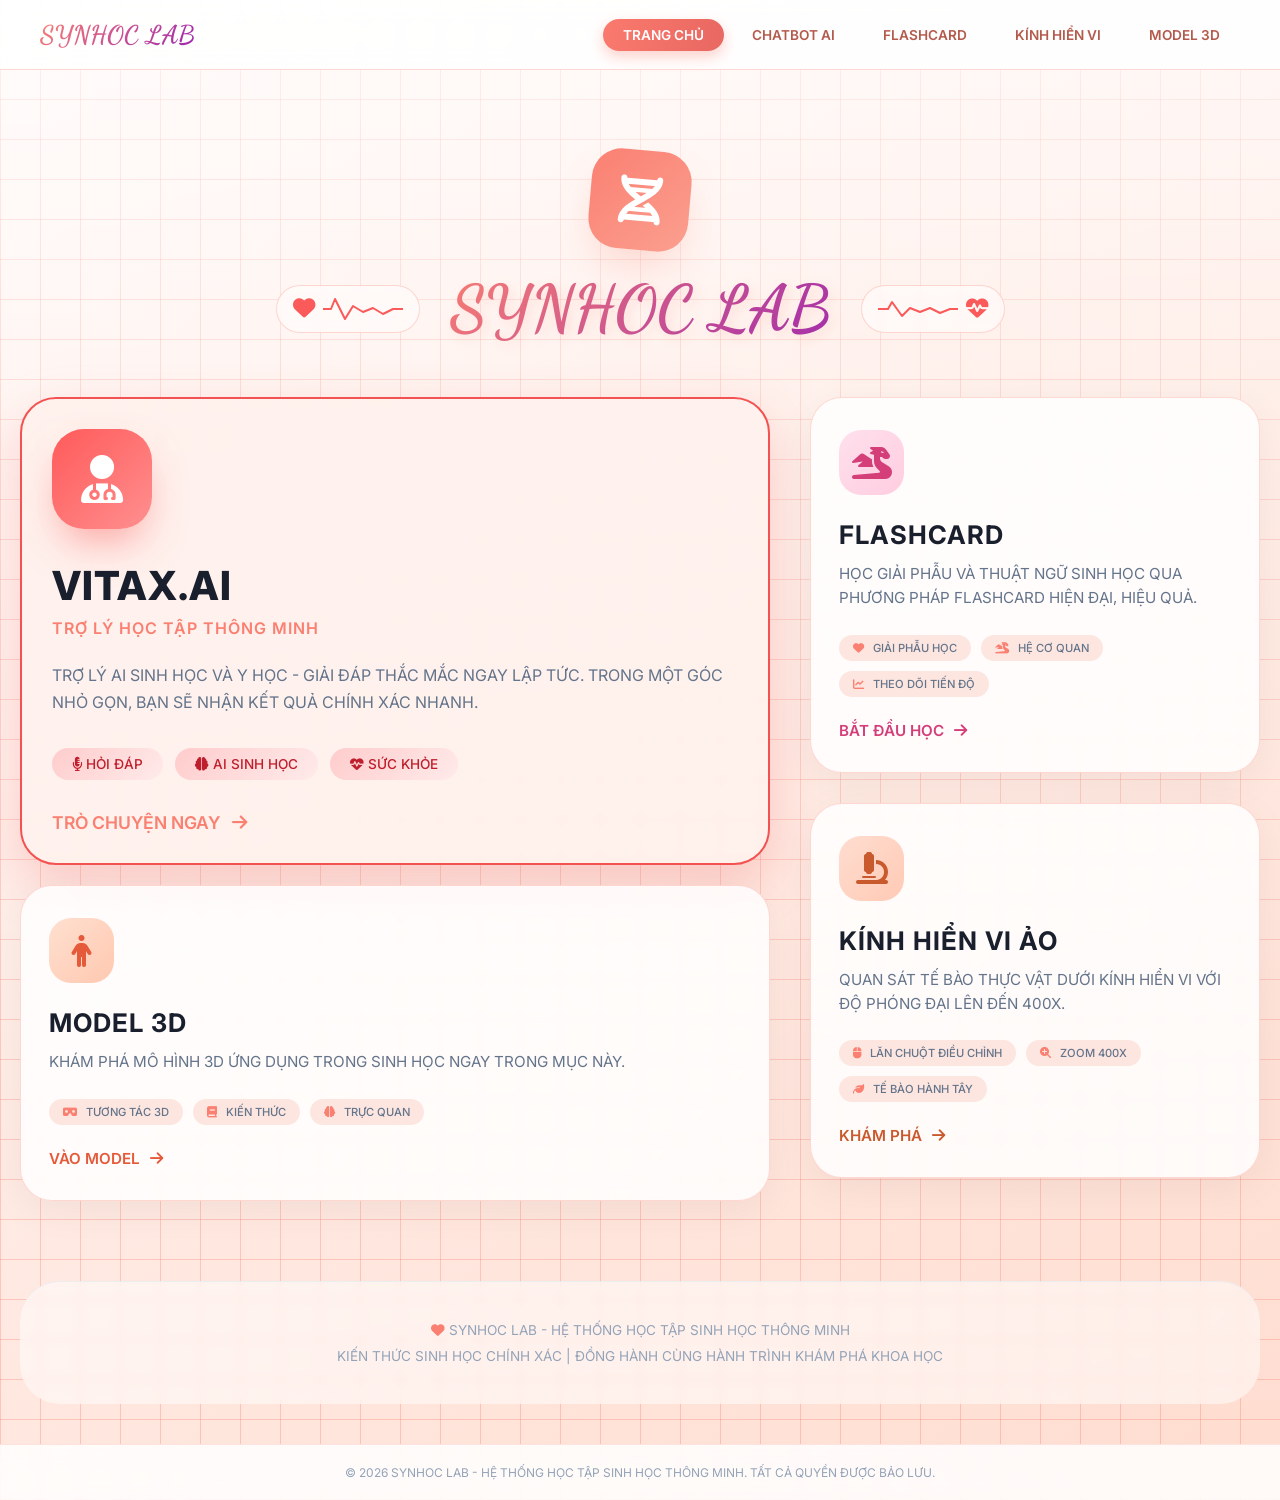
<file: index.html>
<!DOCTYPE html>
<html lang="vi">
<head>
    <meta charset="UTF-8">
    <meta name="viewport" content="width=device-width, initial-scale=1.0, user-scalable=yes">
    <title>SYNHOC LAB - HỆ THỐNG HỌC TẬP SINH HỌC THÔNG MINH</title>
    <link rel="stylesheet" href="https://cdnjs.cloudflare.com/ajax/libs/font-awesome/6.5.1/css/all.min.css">
    <link href="https://fonts.googleapis.com/css2?family=Inter:wght@300;400;500;600;700;800&display=swap" rel="stylesheet">
    <link href="https://fonts.googleapis.com/css2?family=Dancing+Script:wght@400;500;600;700&display=swap" rel="stylesheet">
    <link href="https://fonts.googleapis.com/css2?family=Playfair+Display:ital,wght@0,400;0,500;0,600;0,700;1,400;1,500&display=swap" rel="stylesheet">
    <style>
        * {
            margin: 0;
            padding: 0;
            box-sizing: border-box;
        }

        body {
            font-family: 'Inter', sans-serif;
            background: 
                linear-gradient(180deg, 
                    rgba(255, 255, 255, 0.7) 0%, 
                    rgba(255, 255, 255, 0.3) 30%,
                    rgba(255, 255, 255, 0.05) 70%,
                    transparent 100%),
                repeating-linear-gradient(90deg, 
                    rgba(250, 128, 114, 0.35) 0px, 
                    rgba(250, 128, 114, 0.35) 1px,
                    transparent 1px,
                    transparent 40px),
                repeating-linear-gradient(0deg, 
                    rgba(250, 128, 114, 0.35) 0px, 
                    rgba(250, 128, 114, 0.35) 1px,
                    transparent 1px,
                    transparent 40px),
                linear-gradient(135deg, #FFF5F2 0%, #FFE8E0 50%, #FFDDD0 100%);
            min-height: 100vh;
            color: #1A1F2E;
        }

        .container {
            max-width: 1400px;
            margin: 0 auto;
            padding: 40px 20px;
            min-height: calc(100vh - 140px);
            display: flex;
            flex-direction: column;
            position: relative;
            z-index: 2;
        }

        /* HEADER MỚI: KẾT HỢP ĐIỆN TIM ĐỒ VỚI CHỮ Ở GIỮA */
        .header {
            text-align: center;
            padding: 40px 20px 50px;
            position: relative;
        }

        .logo {
            width: 100px;
            height: 100px;
            background: linear-gradient(135deg, #FA8072, #FB9F8F);
            border-radius: 30px;
            display: flex;
            align-items: center;
            justify-content: center;
            margin: 0 auto 20px;
            font-size: 48px;
            color: white;
            transform: rotate(5deg);
            box-shadow: 0 20px 40px -10px rgba(250, 128, 114, 0.3);
            position: relative;
            z-index: 3;
        }

        /* Hàng ngang chứa ECG trái, chữ, ECG phải */
        .title-ecg-row {
            display: flex;
            align-items: center;
            justify-content: center;
            gap: 20px;
            flex-wrap: wrap;
            margin-top: 10px;
        }

        .ecg-side {
            display: flex;
            align-items: center;
            gap: 8px;
            background: rgba(255, 255, 255, 0.5);
            backdrop-filter: blur(4px);
            padding: 8px 16px;
            border-radius: 60px;
            border: 1px solid rgba(250, 128, 114, 0.3);
        }

        .ecg-side i {
            font-size: 1.4rem;
            color: #FA5A5A;
        }

        .ecg-path-small {
            width: 80px;
            height: 30px;
        }

        .ecg-path-small svg {
            width: 100%;
            height: 100%;
        }

        .ecg-path-small svg polyline {
            stroke: #FA5A5A;
            stroke-width: 2;
            fill: none;
            stroke-linecap: round;
            stroke-linejoin: round;
            animation: ecgPulse 1.2s ease infinite;
        }

        @keyframes ecgPulse {
            0%, 100% { stroke-dashoffset: 0; opacity: 0.8; }
            50% { stroke-dashoffset: 4; opacity: 1; }
        }

        .main-title {
            font-family: 'Dancing Script', cursive;
            font-size: 4rem;
            font-weight: 800;
            background: linear-gradient(135deg, #FA8072, #9C27B0);
            -webkit-background-clip: text;
            background-clip: text;
            color: transparent;
            text-shadow: 4px 4px 12px rgba(250, 128, 114, 0.2);
            animation: fadeInUp 0.9s ease-out;
            margin: 0;
            padding: 0 10px;
        }

        /* Trái tim nhỏ nhấp nháy giữa các ECG */
        .heart-beat-icon {
            font-size: 1.6rem;
            color: #FA5A5A;
            animation: heartbeat 1.2s ease infinite;
        }

        @keyframes heartbeat {
            0%, 100% { transform: scale(1); }
            50% { transform: scale(1.2); }
        }

        @media (max-width: 768px) {
            .main-title { font-size: 2.8rem; }
            .ecg-side { padding: 4px 12px; }
            .ecg-path-small { width: 60px; height: 24px; }
            .heart-beat-icon { font-size: 1.2rem; }
            .title-ecg-row { gap: 12px; }
        }

        @media (max-width: 580px) {
            .ecg-side { display: none; } /* Ẩn ECG trên mobile quá nhỏ, chỉ giữ chữ */
            .main-title { font-size: 2.5rem; }
        }

        /* Các phần còn lại giữ nguyên */
        .two-column-layout {
            display: flex;
            gap: 40px;
            margin-bottom: 60px;
            align-items: stretch;
        }

        .left-col {
            flex: 1.5;
            display: flex;
            flex-direction: column;
            gap: 20px;
            min-width: 52%;
        }

        .card-ai {
            flex: 1 1 auto;
            background: rgba(255, 241, 237, 0.92);
            backdrop-filter: blur(4px);
            border-radius: 36px;
            padding: 30px 30px;
            transition: transform 0.3s ease, box-shadow 0.3s ease, border-color 0.3s ease;
            cursor: pointer;
            position: relative;
            overflow: hidden;
            box-shadow: 0 20px 50px rgba(234, 90, 90, 0.25);
            border: 2px solid #F35252;
        }
        .card-ai:hover {
            transform: translateY(-6px) scale(1.01);
            box-shadow: 0 26px 55px rgba(255, 99, 71, 0.35);
            border-color: #dc2626;
        }
        .card-ai-icon {
            width: 100px;
            height: 100px;
            background: linear-gradient(135deg, #ff5a5a, #ff8f8f);
            border-radius: 32px;
            display: flex;
            align-items: center;
            justify-content: center;
            margin-bottom: 32px;
            font-size: 48px;
            color: white;
            box-shadow: 0 20px 40px -10px rgba(250, 80, 80, 0.5);
        }
        .card-ai h2 {
            font-size: 2.5rem;
            font-weight: 800;
            margin-bottom: 8px;
            color: #1A1F2E;
            text-transform: uppercase;
            letter-spacing: 1px;
        }
        .card-ai .ai-subtitle {
            color: #FA8072;
            font-size: 1rem;
            margin-bottom: 24px;
            letter-spacing: 1px;
            font-weight: 600;
            text-transform: uppercase;
        }
        .card-ai p {
            color: #64748B;
            line-height: 1.7;
            margin-bottom: 32px;
            font-size: 1rem;
        }
        .feature-badges-ai {
            display: flex;
            gap: 12px;
            flex-wrap: wrap;
            margin-bottom: 32px;
        }
        .badge-ai {
            background: linear-gradient(135deg, #ffcccc, #ffeaea);
            border-radius: 40px;
            padding: 8px 20px;
            font-size: 0.85rem;
            font-weight: 500;
            color: #bf1f2d;
            transition: all 0.3s;
        }
        .card-footer-ai {
            display: flex;
            align-items: center;
            gap: 12px;
            color: #FA8072;
            font-weight: 600;
            font-size: 1.1rem;
        }
        .card-footer-ai i {
            transition: transform 0.3s;
        }
        .card-ai:hover .card-footer-ai i {
            transform: translateX(8px);
        }

        .card {
            background: rgba(255, 255, 255, 0.85);
            backdrop-filter: blur(4px);
            border-radius: 32px;
            padding: 32px 28px;
            transition: all 0.4s cubic-bezier(0.175, 0.885, 0.32, 1.275);
            cursor: pointer;
            position: relative;
            overflow: hidden;
            box-shadow: 0 10px 40px rgba(0, 0, 0, 0.05);
            border: 1px solid rgba(250, 128, 114, 0.3);
        }
        .card::before {
            content: '';
            position: absolute;
            top: 0;
            left: 0;
            right: 0;
            height: 4px;
            background: linear-gradient(90deg, #9C27B0, #FA8072, #FF6F61);
            transform: scaleX(0);
            transition: transform 0.4s ease;
        }
        .card:hover {
            transform: translateY(-8px);
            border-color: #FA8072;
            box-shadow: 0 20px 50px rgba(250, 128, 114, 0.15);
            background: rgba(255, 255, 255, 0.96);
        }
        .card:hover::before {
            transform: scaleX(1);
        }
        .card-icon {
            width: 65px;
            height: 65px;
            border-radius: 22px;
            display: flex;
            align-items: center;
            justify-content: center;
            margin-bottom: 24px;
            font-size: 32px;
        }
        .card h3 {
            font-size: 1.6rem;
            font-weight: 700;
            margin-bottom: 12px;
            color: #1A1F2E;
            text-transform: uppercase;
            letter-spacing: 1px;
        }
        .card p {
            color: #64748B;
            line-height: 1.6;
            margin-bottom: 24px;
            font-size: 0.95rem;
        }
        .feature-badges {
            display: flex;
            gap: 10px;
            flex-wrap: wrap;
            margin-bottom: 24px;
        }
        .badge {
            background: rgba(252, 221, 213, 0.7);
            border-radius: 40px;
            padding: 6px 14px;
            font-size: 0.7rem;
            color: #64748B;
            font-weight: 500;
        }
        .badge i {
            margin-right: 6px;
            color: #FA8072;
        }
        .card-footer {
            display: flex;
            align-items: center;
            gap: 10px;
            font-weight: 600;
            font-size: 0.95rem;
            transition: all 0.3s;
        }
        .card-footer i {
            transition: transform 0.3s;
        }
        .card:hover .card-footer i {
            transform: translateX(6px);
        }

        .card-model3d .card-icon { background: linear-gradient(135deg, #FFE0D0, #FFC8B0); color: #E55A3A; }
        .card-model3d .card-footer { color: #E55A3A; }
        .card-flashcard .card-icon { background: linear-gradient(135deg, #FFE0EC, #FFCDE0); color: #D43F7A; }
        .card-flashcard .card-footer { color: #D43F7A; }
        .card-microscope .card-icon { background: linear-gradient(135deg, #FFDDD0, #FFCAB5); color: #C95A2E; }
        .card-microscope .card-footer { color: #C95A2E; }

        .right-col {
            flex: 0.9;
            display: flex;
            flex-direction: column;
            gap: 30px;
        }

        .footer {
            text-align: center;
            padding: 40px 20px;
            border-top: 1px solid rgba(226, 232, 240, 0.6);
            color: #94A3B8;
            font-size: 0.85rem;
            background: rgba(255, 255, 255, 0.5);
            backdrop-filter: blur(4px);
            border-radius: 40px;
            margin-top: 20px;
        }

        .site-header, .site-footer {
            background: rgba(255, 255, 255, 0.85);
            backdrop-filter: blur(8px);
        }

        .site-header {
            display: flex;
            justify-content: space-between;
            align-items: center;
            padding: 0 40px;
            height: 70px;
            border-bottom: 1px solid rgba(250, 128, 114, 0.3);
            position: sticky;
            top: 0;
            z-index: 100;
        }

        .site-brand {
            font-size: 1.6rem;
            font-weight: 800;
            font-family: 'Dancing Script', cursive;
            background: linear-gradient(135deg, #FA8072, #9C27B0);
            -webkit-background-clip: text;
            background-clip: text;
            color: transparent;
        }

        .site-nav {
            display: flex;
            gap: 8px;
            flex-wrap: wrap;
        }

        .site-nav a {
            padding: 8px 20px;
            text-decoration: none;
            font-weight: 600;
            font-size: 0.85rem;
            border-radius: 40px;
            color: #B45A4C;
            transition: all 0.2s ease;
        }

        .site-nav a.active {
            background: linear-gradient(105deg, #FA7A6E, #E86862);
            color: white;
            box-shadow: 0 6px 14px rgba(250, 122, 110, 0.35);
        }

        .site-nav a:hover:not(.active) {
            background: rgba(250, 128, 114, 0.15);
            color: #C25A4A;
        }

        .site-footer {
            text-align: center;
            padding: 20px;
            font-size: 0.75rem;
            color: #94A3B8;
            border-top: 1px solid rgba(250, 128, 114, 0.2);
        }

        @keyframes fadeInUp {
            from { opacity: 0; transform: translateY(30px); }
            to { opacity: 1; transform: translateY(0); }
        }

        @media (max-width: 1100px) {
            .two-column-layout { gap: 30px; }
            .card-ai { padding: 36px 30px; }
            .card-ai h2 { font-size: 2rem; }
        }
        @media (max-width: 900px) {
            .two-column-layout { flex-direction: column; }
            .right-col { flex-direction: row; }
            .card-model3d, .card-flashcard, .card-microscope { flex: 1; }
            .site-header { padding: 0 20px; }
            .site-nav a { padding: 6px 12px; font-size: 0.75rem; }
        }
        @media (max-width: 768px) {
            .container { padding: 20px; }
            .header { padding: 20px 20px 30px; }
            .right-col { flex-direction: column; }
            .card-ai h2 { font-size: 1.6rem; }
            .site-header { flex-direction: column; height: auto; padding: 12px; gap: 8px; }
            .site-nav { justify-content: center; }
        }
    </style>
</head>
<body>
    <header class="site-header">
        <div class="site-brand">SYNHOC LAB</div>
        <nav class="site-nav">
            <a href="index.html" class="active">TRANG CHỦ</a>
            <a href="chatbot.html">CHATBOT AI</a>
            <a href="flashcard.html">FLASHCARD</a>
            <a href="kinhhienvi.html">KÍNH HIỂN VI</a>
            <a href="model3d.html">MODEL 3D</a>
        </nav>
    </header>

    <div class="container">
        <div class="header">
            <div class="logo">
                <i class="fas fa-dna"></i>
            </div>
            <!-- Hàng ngang: điện tim đồ trái + chữ SYNHOC LAB + điện tim đồ phải -->
            <div class="title-ecg-row">
                <div class="ecg-side">
                    <i class="fas fa-heart heart-beat-icon"></i>
                    <div class="ecg-path-small">
                        <svg viewBox="0 0 80 30" xmlns="http://www.w3.org/2000/svg">
                            <polyline points="0,15 8,15 12,5 22,25 30,12 40,18 50,14 60,20 70,15 80,15" />
                        </svg>
                    </div>
                </div>
                <h1 class="main-title">SYNHOC LAB</h1>
                <div class="ecg-side">
                    <div class="ecg-path-small">
                        <svg viewBox="0 0 80 30" xmlns="http://www.w3.org/2000/svg">
                            <polyline points="0,15 10,15 14,8 24,22 32,14 42,18 52,14 62,19 72,15 80,15" />
                        </svg>
                    </div>
                    <i class="fas fa-heartbeat heart-beat-icon"></i>
                </div>
            </div>
        </div>

        <div class="two-column-layout">
            <div class="left-col">
                <div class="card-ai" onclick="navigateTo('chatbot.html')">
                    <div class="card-ai-icon">
                        <i class="fas fa-user-doctor"></i>
                    </div>
                    <h2>VITAX.AI</h2>
                    <div class="ai-subtitle">TRỢ LÝ HỌC TẬP THÔNG MINH</div>
                    <p>TRỢ LÝ AI SINH HỌC VÀ Y HỌC - GIẢI ĐÁP THẮC MẮC NGAY LẬP TỨC. TRONG MỘT GÓC NHỎ GỌN, BẠN SẼ NHẬN KẾT QUẢ CHÍNH XÁC NHANH.</p>
                    <div class="feature-badges-ai">
                        <span class="badge-ai"><i class="fas fa-microphone-alt"></i> HỎI ĐÁP</span>
                        <span class="badge-ai"><i class="fas fa-brain"></i> AI SINH HỌC</span>
                        <span class="badge-ai"><i class="fas fa-heartbeat"></i> SỨC KHỎE</span>
                    </div>
                    <div class="card-footer-ai">
                        <span>TRÒ CHUYỆN NGAY</span>
                        <i class="fas fa-arrow-right"></i>
                    </div>
                </div>

                <div class="card card-model3d" onclick="navigateTo('model3d.html')">
                    <div class="card-icon">
                        <i class="fas fa-person"></i>
                    </div>
                    <h3>MODEL 3D</h3>
                    <p>KHÁM PHÁ MÔ HÌNH 3D ỨNG DỤNG TRONG SINH HỌC NGAY TRONG MỤC NÀY.</p>
                    <div class="feature-badges">
                        <span class="badge"><i class="fas fa-vr-cardboard"></i> TƯƠNG TÁC 3D</span>
                        <span class="badge"><i class="fas fa-book"></i> KIẾN THỨC</span>
                        <span class="badge"><i class="fas fa-brain"></i> TRỰC QUAN</span>
                    </div>
                    <div class="card-footer">
                        <span>VÀO MODEL</span>
                        <i class="fas fa-arrow-right"></i>
                    </div>
                </div>
            </div>

            <div class="right-col">
                <div class="card card-flashcard" onclick="navigateTo('flashcard.html')">
                    <div class="card-icon">
                        <i class="fas fa-dragon"></i>
                    </div>
                    <h3>FLASHCARD</h3>
                    <p>HỌC GIẢI PHẪU VÀ THUẬT NGỮ SINH HỌC QUA PHƯƠNG PHÁP FLASHCARD HIỆN ĐẠI, HIỆU QUẢ.</p>
                    <div class="feature-badges">
                        <span class="badge"><i class="fas fa-heart"></i> GIẢI PHẪU HỌC</span>
                        <span class="badge"><i class="fas fa-dragon"></i> HỆ CƠ QUAN</span>
                        <span class="badge"><i class="fas fa-chart-line"></i> THEO DÕI TIẾN ĐỘ</span>
                    </div>
                    <div class="card-footer">
                        <span>BẮT ĐẦU HỌC</span>
                        <i class="fas fa-arrow-right"></i>
                    </div>
                </div>

                <div class="card card-microscope" onclick="navigateTo('kinhhienvi.html')">
                    <div class="card-icon">
                        <i class="fas fa-microscope"></i>
                    </div>
                    <h3>KÍNH HIỂN VI ẢO</h3>
                    <p>QUAN SÁT TẾ BÀO THỰC VẬT DƯỚI KÍNH HIỂN VI VỚI ĐỘ PHÓNG ĐẠI LÊN ĐẾN 400X.</p>
                    <div class="feature-badges">
                        <span class="badge"><i class="fas fa-mouse"></i> LĂN CHUỘT ĐIỀU CHỈNH</span>
                        <span class="badge"><i class="fas fa-search-plus"></i> ZOOM 400X</span>
                        <span class="badge"><i class="fas fa-leaf"></i> TẾ BÀO HÀNH TÂY</span>
                    </div>
                    <div class="card-footer">
                        <span>KHÁM PHÁ</span>
                        <i class="fas fa-arrow-right"></i>
                    </div>
                </div>
            </div>
        </div>

        <div class="footer">
            <p><i class="fas fa-heart" style="color: #FA8072;"></i> SYNHOC LAB - HỆ THỐNG HỌC TẬP SINH HỌC THÔNG MINH</p>
            <p style="margin-top: 10px;">KIẾN THỨC SINH HỌC CHÍNH XÁC | ĐỒNG HÀNH CÙNG HÀNH TRÌNH KHÁM PHÁ KHOA HỌC</p>
        </div>
    </div>

    <footer class="site-footer">
        © 2026 SYNHOC LAB - HỆ THỐNG HỌC TẬP SINH HỌC THÔNG MINH. TẤT CẢ QUYỀN ĐƯỢC BẢO LƯU.
    </footer>

    <script>
        function navigateTo(url) {
            window.location.href = url;
        }
    </script>
</body>
</html>
</file>
